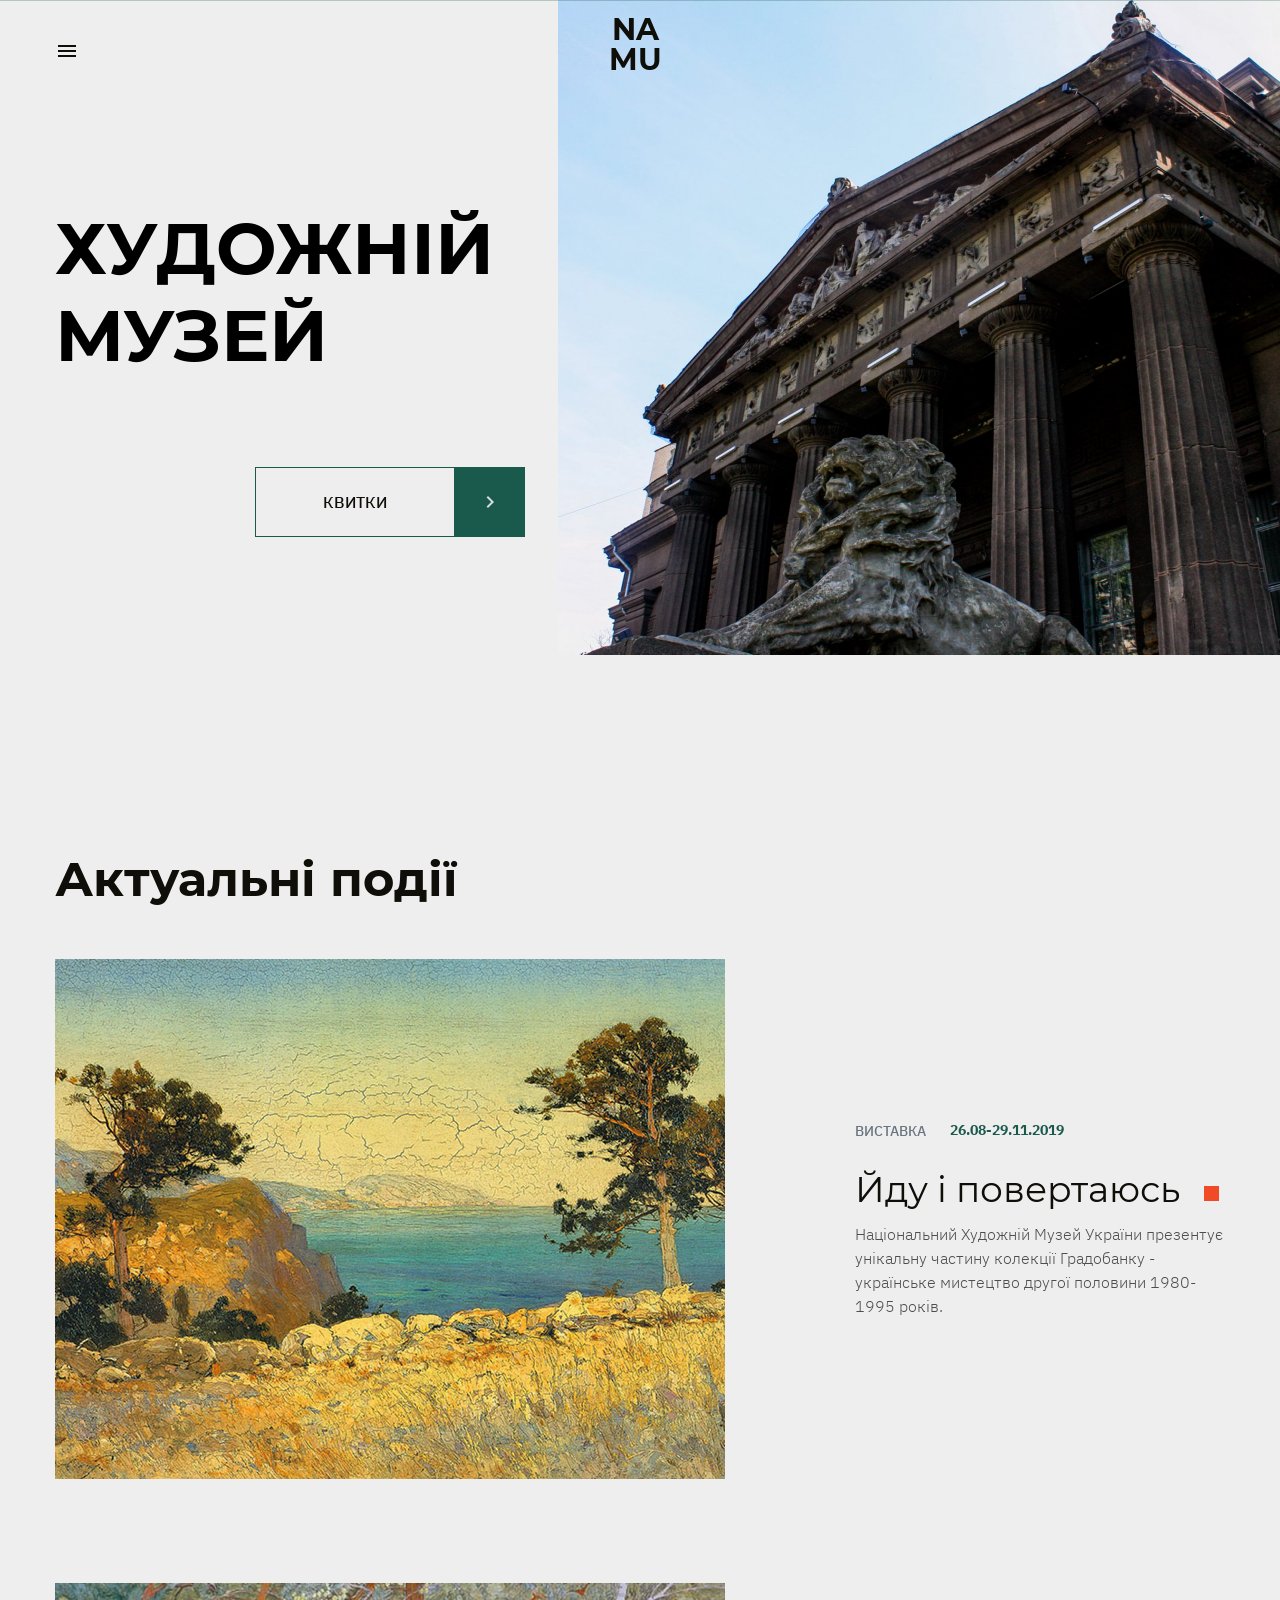
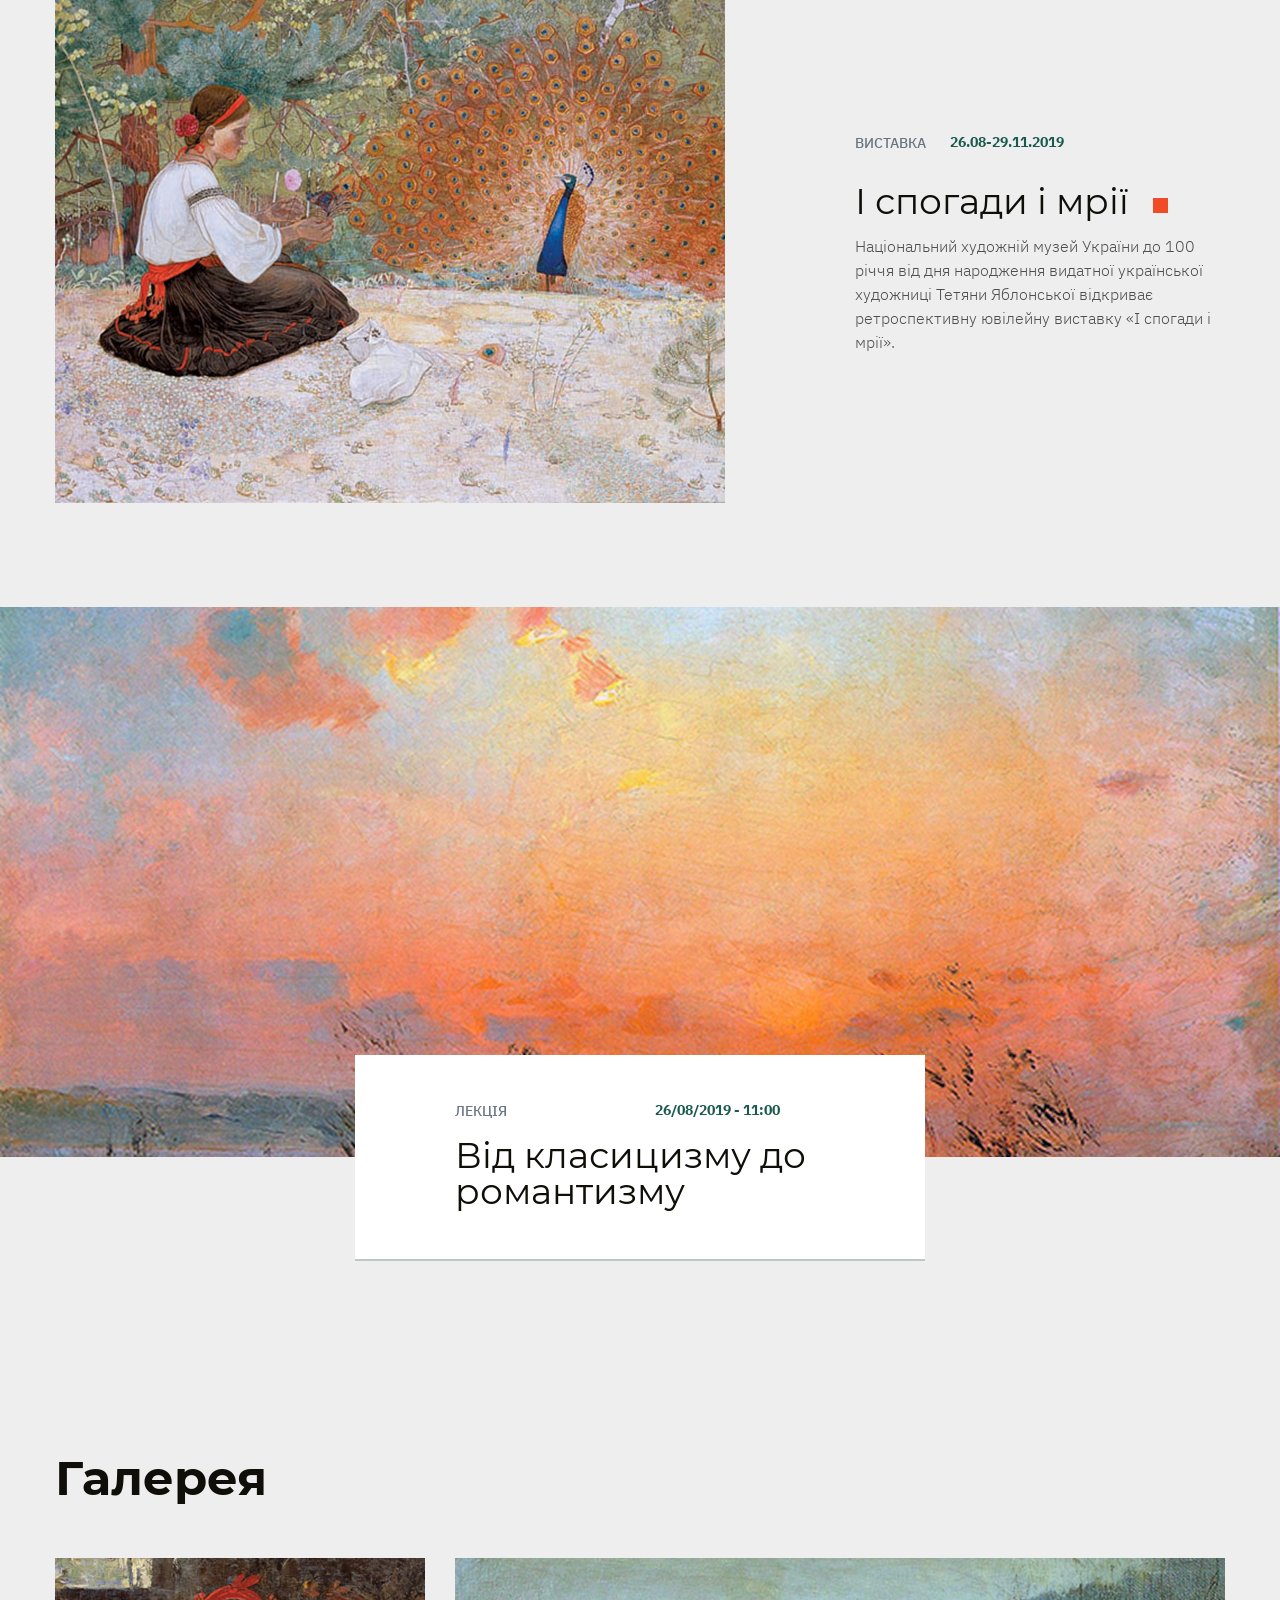
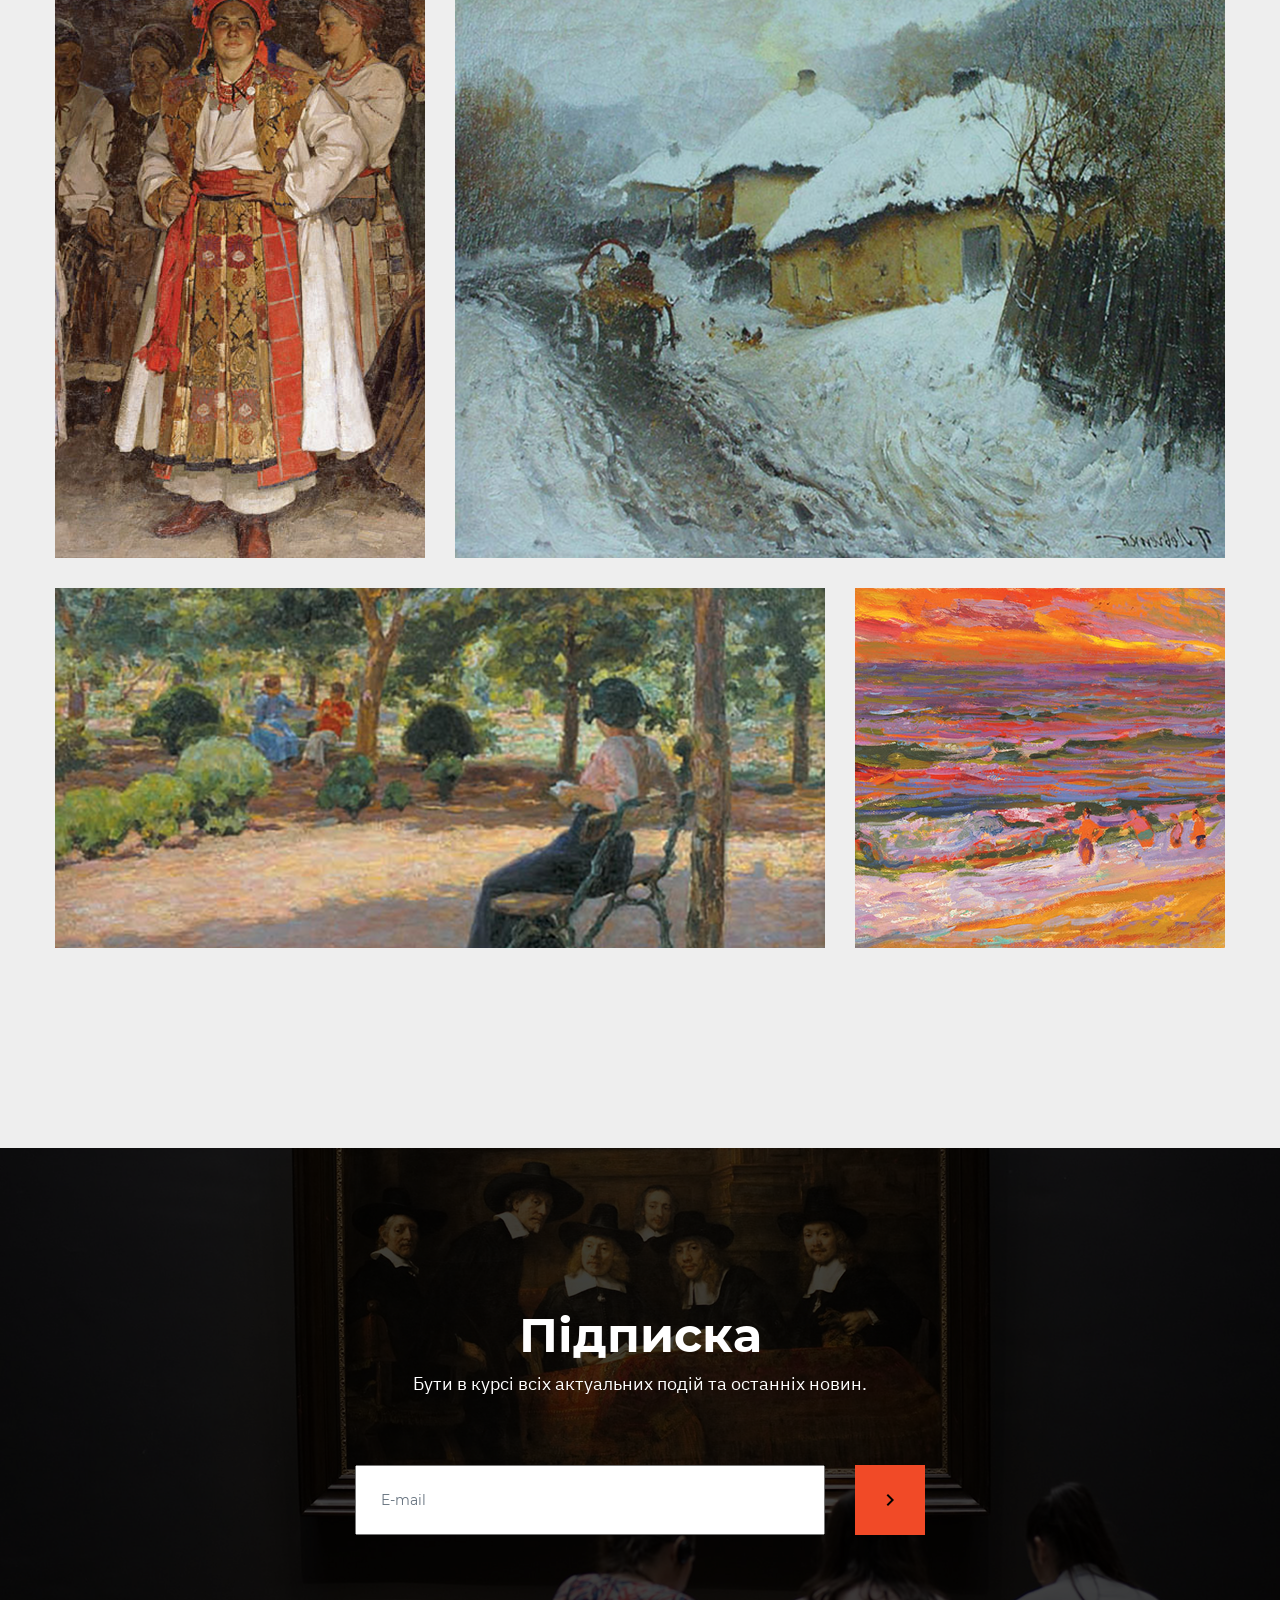
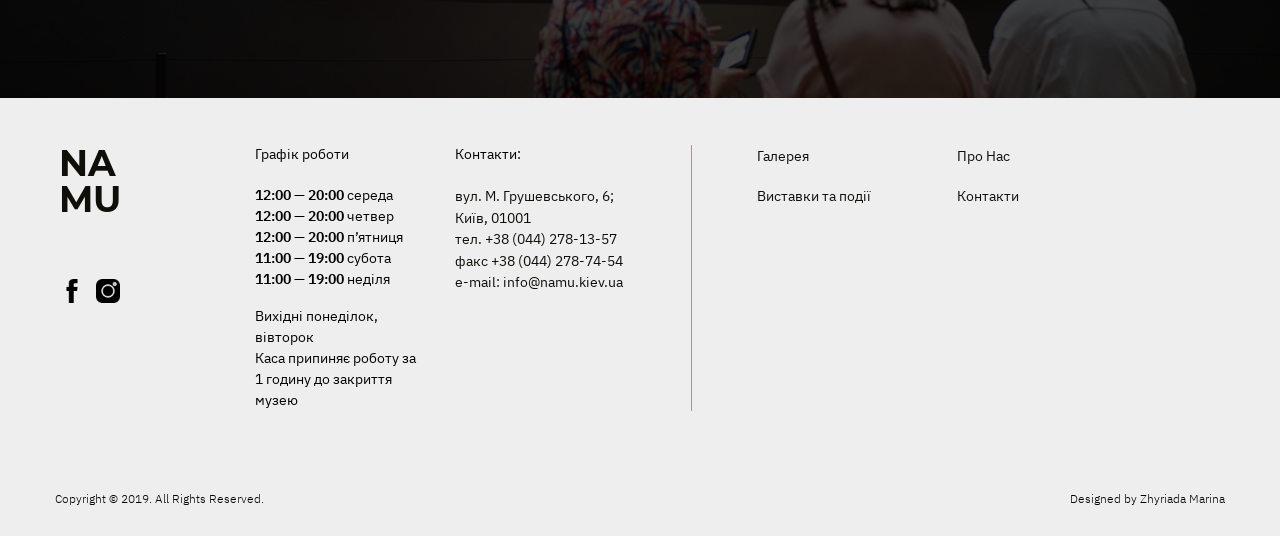
<file: index.html>
<!doctype html><html lang="en" class="page"><head><meta charset="utf-8"><meta name="viewport" content="width=device-width, initial-scale=1.0"><title>Museum</title><link rel="stylesheet" href="index.dd617fc0.css"><link rel="icon" href="fav-icon.91317ba4.png"></head><body class="page__body"> <div class="page__gradient"></div>  <header id="header" class="header"> <div class="container"> <div class="header__bg"> <a href="/" class="header__logo logo"> NA <br> MU </a> </div> <div class="header__content"> <div class="header__top"> <a href="#menu" class="icon icon--burger--menu"></a> </div> <div class="header__bottom"> <h1 class="header__title">ХУДОЖНІЙ МУЗЕЙ</h1> <div class="header__tickets"> <div class="header__tickets__button">КВИТКИ</div> <button class="button header__button__arrow"> <a href="#events" class="icon icon--arrow"></a> </button> </div> </div> </div> </div> </header>   <aside id="menu" class="menu page__menu"> <div class="container"> <div class="menu__content"> <div class="menu__root"> <a href="#" class="icon icon--close"></a> <nav class="menu__nav nav"> <ul class="menu__nav__list nav__list"> <li class="nav__item"> <a href="#gallery" class="menu__nav__link nav__link"> Галерея </a> </li> <li class="nav__item"> <a href="#events" class="menu__nav__link nav__link"> Виставки та <br> події </a> </li> </ul> <ul class="menu__nav__list nav__list"> <li class="nav__item"> <a href="#subscribtion" class="menu__nav__link nav__link"> Про Наc </a> </li> <li class="nav__item"> <a href="#footer" class="menu__nav__link nav__link"> Контакти </a> </li> </ul> </nav> </div> <div class="menu__schedule schedule"> <div class="menu__schedule__work__times schedule__work__times"> <h5 class="menu__schedule__title schedule__title"> Графік роботи </h5> <p class="menu__schedule__work__time schedule__work__time"> 12:00 — 20:00 <span class="schedule__work__time--day">середа</span> </p> <p class="menu__schedule__work__time schedule__work__time"> 12:00 — 20:00 <span class="schedule__work__time--day">четвер</span> </p> <p class="menu__schedule__work__time schedule__work__time"> 12:00 — 20:00 <span class="schedule__work__time--day">п’ятниця</span> </p> <p class="menu__schedule__work__time schedule__work__time"> 11:00 — 19:00 <span class="schedule__work__time--day">субота</span> </p> <p class="menu__schedule__work__time schedule__work__time"> 11:00 — 19:00 <span class="schedule__work__time--day">неділя</span> </p> </div> <p class="menu__schedule__free__days schedule__free__days"> <span class="schedule__free__days--title">Вихідні:</span> понеділок, вівторок <br> Каса припиняє роботу за 1 годину до закриття музею </p> </div> </div> </div> </aside>   <main class="main"> <div class="container"> <section id="events" class="actuall__events"> <h2 class="title">Актуальні події</h2> <div class="actuall__events__content"> <div class="actuall__events__event"> <img src="events-img_1.3e43bdfa.png" alt="Event Picture" class="actuall__events__picture"> <div class="actuall__events__info"> <div class="actuall__events__data"> <p>ВИСТАВКА</p> <p>26.08-29.11.2019</p> </div> <div class="actuall__events__name">Йду і повертаюсь</div> <div class="actuall__events__description"> Національний Художній Музей України презентує унікальну частину колекції Градобанку - українське мистецтво другої половини 1980-1995 років. </div> </div> </div> <div class="actuall__events__event"> <img src="events-img_2.8840fbfe.png" alt="Event Picture" class="actuall__events__picture"> <div class="actuall__events__info"> <div class="actuall__events__data"> <p>ВИСТАВКА</p> <p>26.08-29.11.2019</p> </div> <div class="actuall__events__name">І спогади і мрії</div> <p class="actuall__events__description"> Національний художній музей України до 100 річчя від дня народження видатної української художниці Тетяни Яблонської відкриває ретроспективну ювілейну виставку «І спогади і мрії». </p> </div> </div> </div> </section> </div> <section id="lecture" class="lecture"> <div class="lecture__info"> <div class="lecture__date"> <p>ЛЕКЦІЯ</p> <p>26/08/2019 - 11:00</p> </div> <h2 class="lecture__title title">Від класицизму до романтизму</h2> </div> </section> <section id="gallery" class="gallery"> <div class="gallery__content"> <h2 class="title">Галерея</h2> <div class="gallery__carousel"> <div class="gallery__pictures"> <img src="gallery-picture--1.488365f1.png" alt="Gallery Image" class="gallery__picture gallery__picture--1"> <img src="gallery-picture--2.80a1557d.png" alt="Gallery Image" class="gallery__picture gallery__picture--2"> <img src="gallery-picture--3.a58f43bb.png" alt="Gallery Image" class="gallery__picture gallery__picture--3"> <img src="gallery-picture--4.ebcb0a63.png" alt="Gallery Image" class="gallery__picture gallery__picture--4"> </div> <div class="gallery__navigations"> <div class="gallery__navigation gallery__navigation--1 gallery__navigation--active"></div> <div class="gallery__navigation gallery__navigation--2"></div> <div class="gallery__navigation gallery__navigation--3"></div> <div class="gallery__navigation gallery__navigation--4"></div> </div> </div> </div> </section> <section id="subscribtion" class="subscribtion"> <div class="subscribtion__content"> <div class="subscribtion__title title">Підписка</div> <p class="subscribtion__description"> Бути в курсі всіх актуальних подій та останніх новин. </p> <form action="#" class="subscribtion__email"> <input type="email" name="email" placeholder="E-mail" class="subscribtion__email__input" required> <button type="submit" class="button subscribtion__button__arrow"> <img src="arrow_icon-subscription.ad857825.png" alt="Email Arrow" class="subscribtion__arrow"> </button> </form> </div> </section> </main>   <footer id="footer" class="footer"> <div class="container"> <div class="footer__content"> <div class="footer__top"> <a href="/" class="footer__logo logo"> NA <br> MU </a> <div class="footer__socials"> <a href="https://www.facebook.com" class="icon icon--facebook"></a> <a href="https://www.instagram.com" class="icon icon--instagram"></a> </div> </div> <div class="footer__schedule schedule"> <div class="footer__schedule__work__times schedule__work__times"> <h5 class="footer__schedule__title schedule__title"> Графік роботи </h5> <p class="footer__schedule__work__time schedule__work__time"> 12:00 — 20:00 <span class="schedule__work__time--day">середа</span> </p> <p class="footer__schedule__work__time schedule__work__time"> 12:00 — 20:00 <span class="schedule__work__time--day">четвер</span> </p> <p class="footer__schedule__work__time schedule__work__time"> 12:00 — 20:00 <span class="schedule__work__time--day">п’ятниця</span> </p> <p class="footer__schedule__work__time schedule__work__time"> 11:00 — 19:00 <span class="schedule__work__time--day">субота</span> </p> <p class="footer__schedule__work__time schedule__work__time"> 11:00 — 19:00 <span class="schedule__work__time--day">неділя</span> </p> </div> <p class="footer__schedule__free__days schedule__free__days"> Вихідні понеділок, вівторок <br> Каса припиняє роботу за 1 годину до закриття музею </p> </div> <div class="footer__contacts"> <p class="footer__contacts__title">Контакти:</p> <p class="footer__contacts__description"> <a href="https://www.google.com/maps/search/?api=1&query=вул.+М.+Грушевського,+6,+Київ,+01001" class="footer__contacts__link"> вул. М. Грушевського, 6; Київ, 01001 </a> <a href="tel:+380442781357" class="footer__contacts__link"> тел. +38 (044) 278-13-57 </a> <a href="tel:+380442787454" class="footer__contacts__link"> факс +38 (044) 278-74-54 </a> <a href="mailto:info@namu.kiev.ua" class="footer__contacts__link"> e-mail: info@namu.kiev.ua </a> </p> </div> <nav class="footer__nav nav"> <div class="go-top"> <a href="#header" class="icon icon--arrow-up"></a> </div> <ul class="footer__nav__list nav__list"> <li class="nav__item"> <a href="#gallery" class="footer__nav__link nav__link"> Галерея </a> </li> <li class="nav__item"> <a href="#events" class="footer__nav__link nav__link"> Виставки та події </a> </li> </ul> <ul class="footer__nav__list nav__list"> <li class="nav__item"> <a href="#subscribtion" class="footer__nav__link nav__link"> Про Наc </a> </li> <li class="nav__item"> <a href="#footer" class="footer__nav__link nav__link"> Контакти </a> </li> </ul> </nav> <div class="footer__author"> <p class="footer__design__by">Designed by Zhyriada Marina</p> <p class="footer__copyrights"> Copyright © 2019. All Rights Reserved. </p> </div> </div> </div> </footer>  <script src="index.0d58a86d.js"></script> </body></html>
</file>
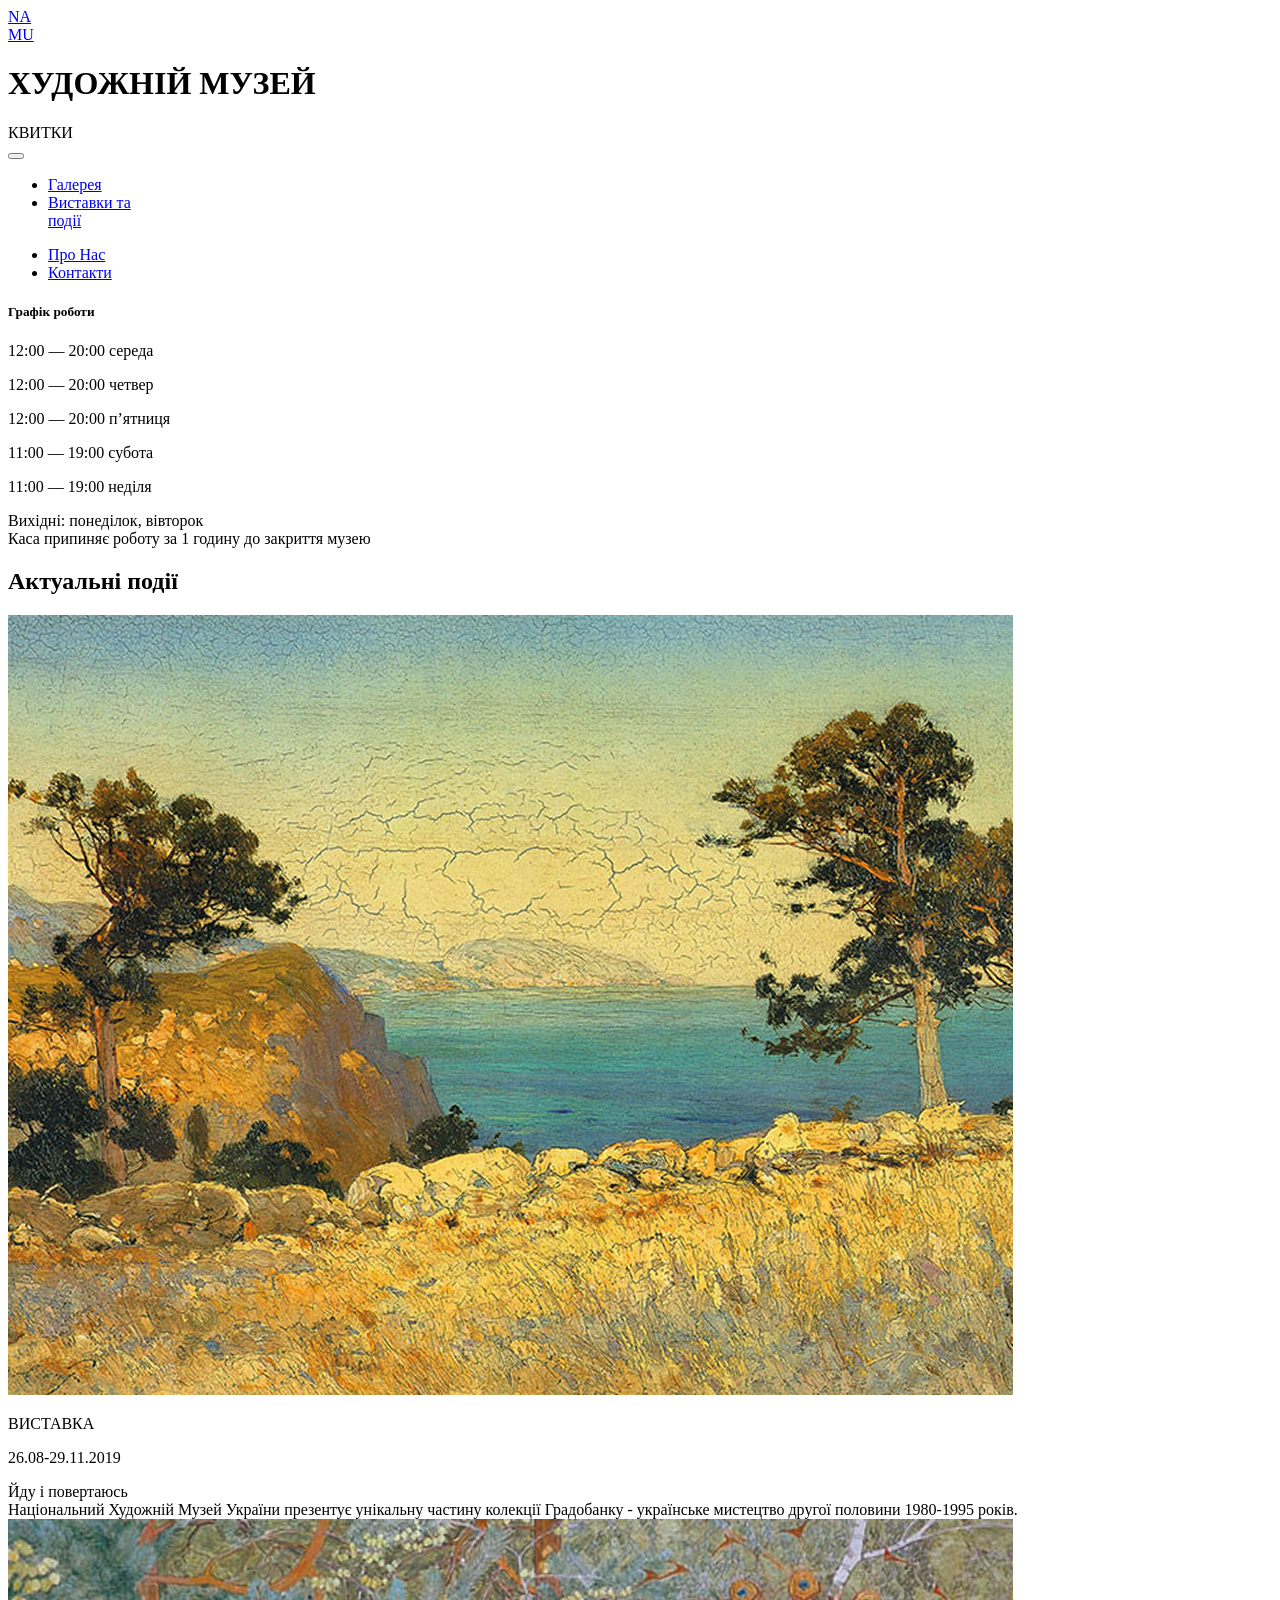
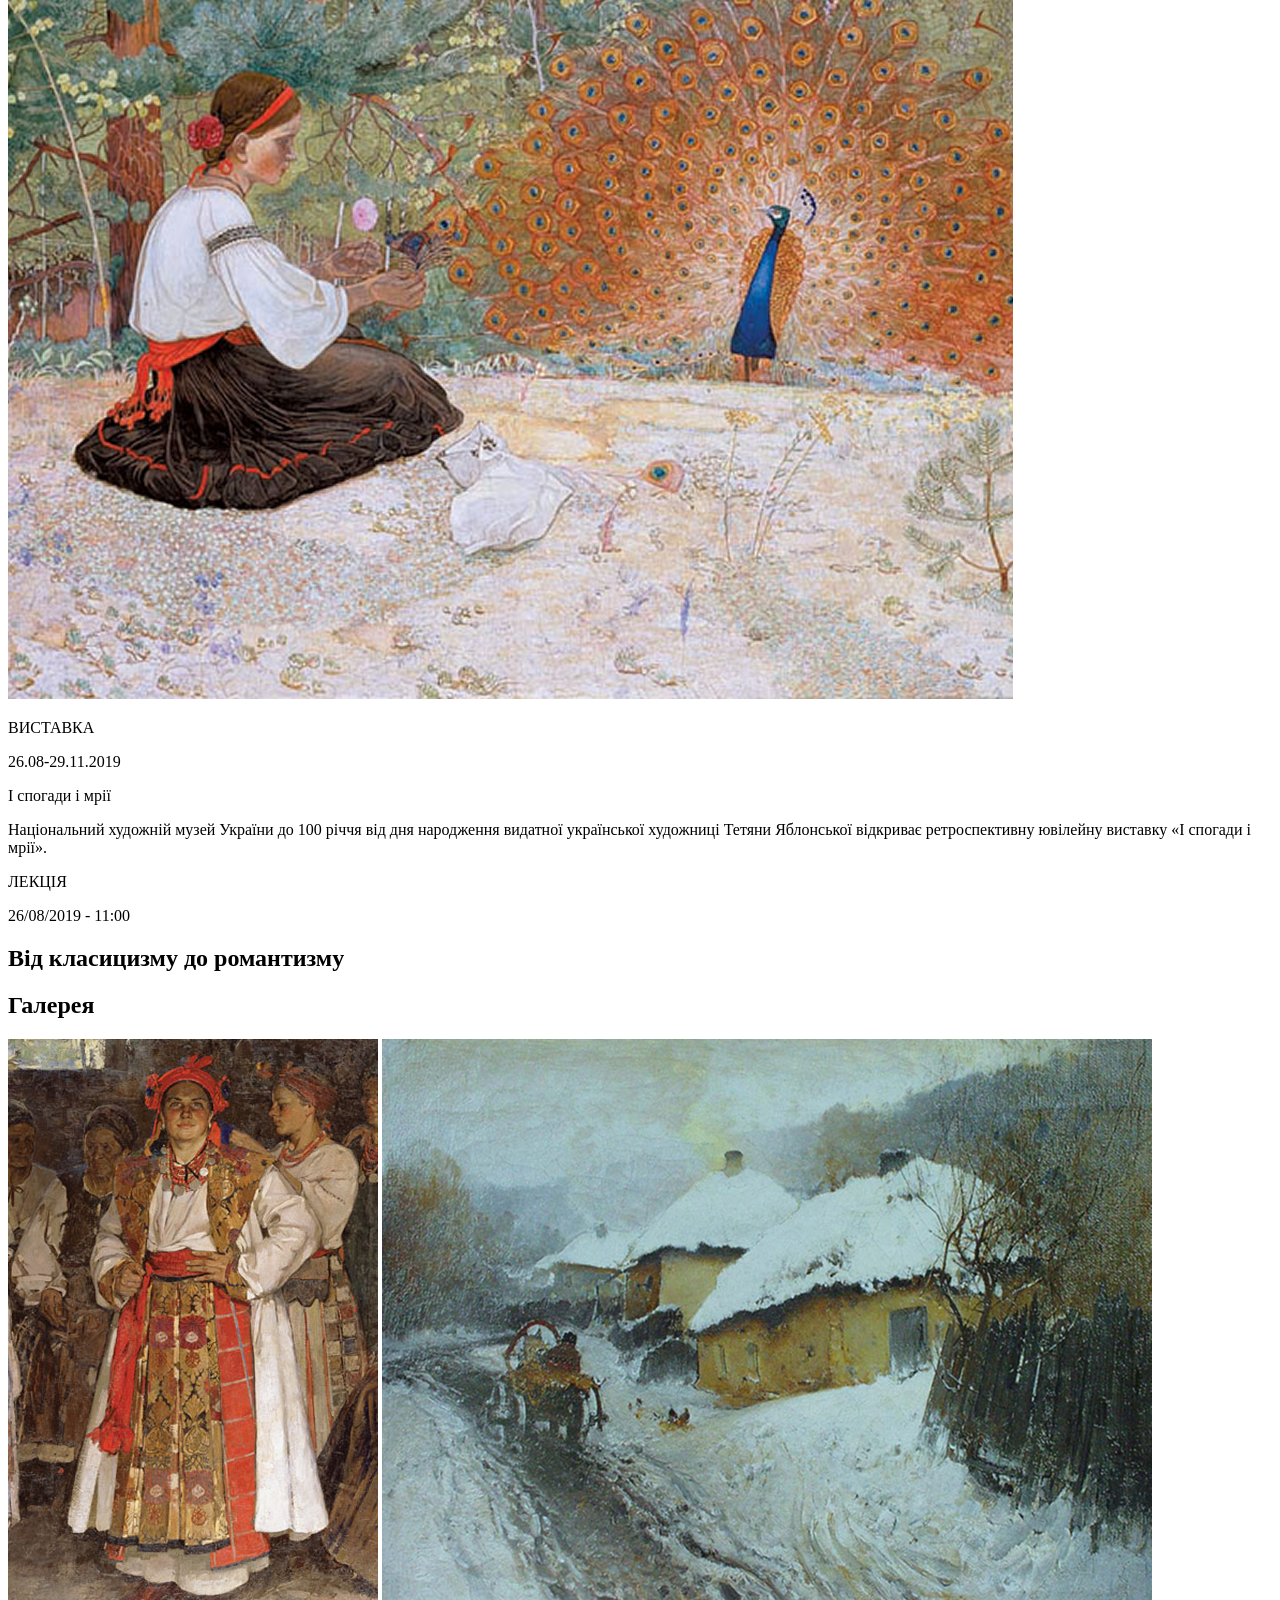
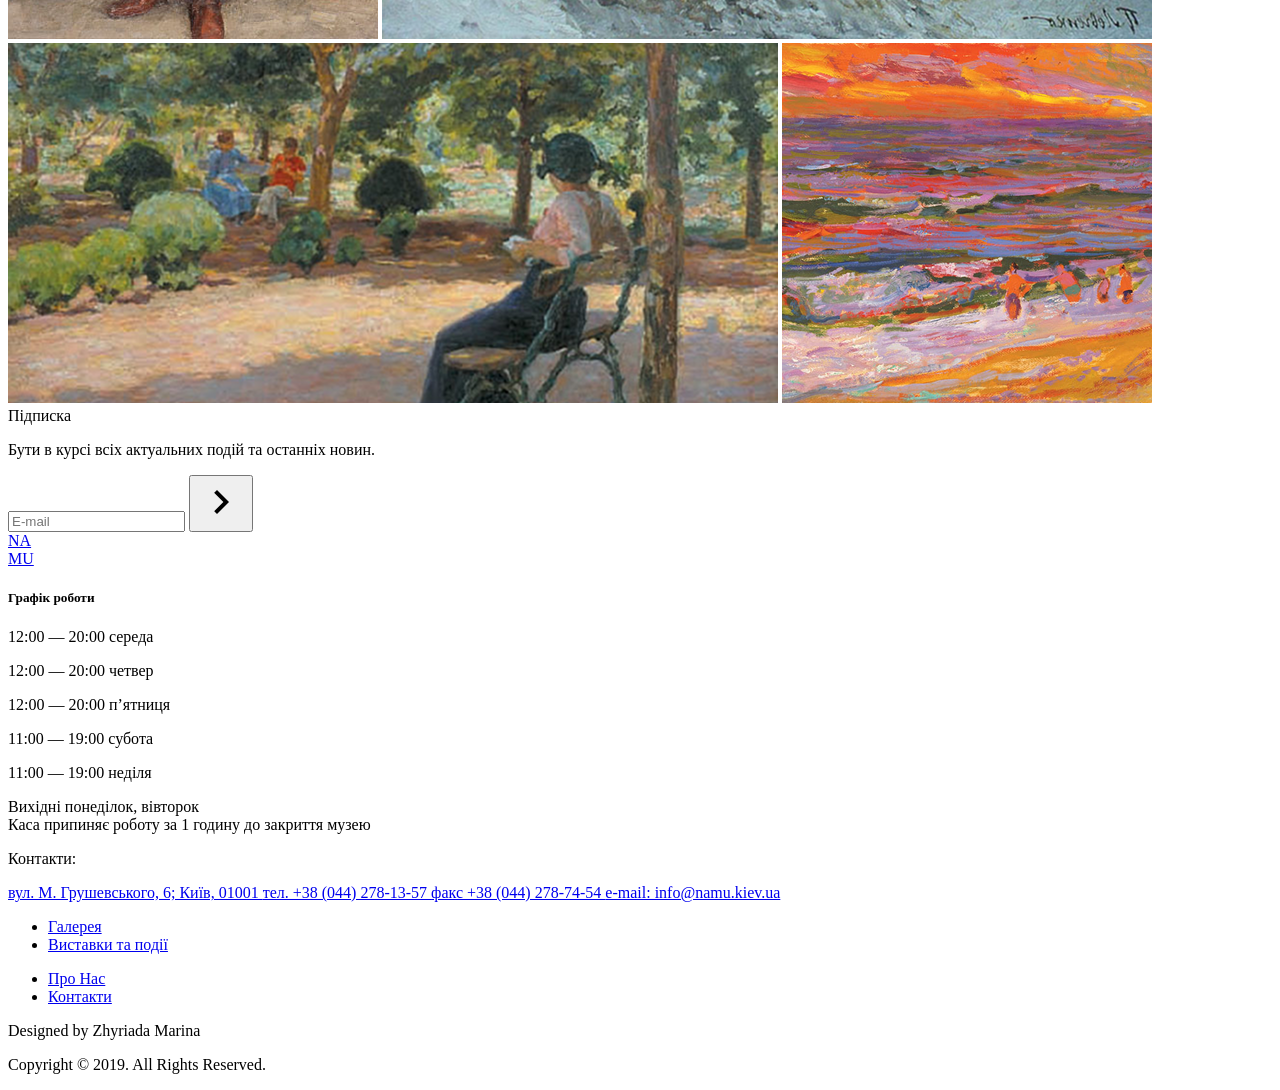
<file: src/index.html>
<!doctype html>
<html
  lang="en"
  class="page"
>
  <head>
    <meta charset="UTF-8" />
    <meta
      name="viewport"
      content="width=device-width, initial-scale=1.0"
    />
    <title>Museum</title>
    <link
      rel="stylesheet"
      href="./styles/main.scss"
    />
    <link
      rel="icon"
      href="./images/fav-icon.png"
    />
  </head>
  <body class="page__body">
    <div class="page__gradient"></div>
    <!-- #region Header -->
    <header
      id="header"
      class="header"
    >
      <div class="container">
        <div class="header__bg">
          <a
            href="/"
            class="logo header__logo"
          >
            NA
            <br />
            MU
          </a>
        </div>
        <div class="header__content">
          <div class="header__top">
            <a
              href="#menu"
              class="icon icon--burger--menu"
            ></a>
          </div>
          <div class="header__bottom">
            <h1 class="header__title">ХУДОЖНІЙ МУЗЕЙ</h1>
            <div class="header__tickets">
              <div class="header__tickets__button">КВИТКИ</div>
              <button class="button header__button__arrow">
                <a
                  href="#events"
                  class="icon icon--arrow"
                ></a>
              </button>
            </div>
          </div>
        </div>
      </div>
    </header>
    <!-- #endregion -->

    <!-- #region Menu -->
    <aside
      id="menu"
      class="menu page__menu"
    >
      <div class="container">
        <div class="menu__content">
          <div class="menu__root">
            <a
              href="#"
              class="icon icon--close"
            ></a>
            <nav class="nav menu__nav">
              <ul class="nav__list menu__nav__list">
                <li class="nav__item">
                  <a
                    href="#gallery"
                    class="nav__link menu__nav__link"
                  >
                    Галерея
                  </a>
                </li>
                <li class="nav__item">
                  <a
                    href="#events"
                    class="nav__link menu__nav__link"
                  >
                    Виставки та
                    <br />
                    події
                  </a>
                </li>
              </ul>
              <ul class="nav__list menu__nav__list">
                <li class="nav__item">
                  <a
                    href="#subscribtion"
                    class="nav__link menu__nav__link"
                  >
                    Про Наc
                  </a>
                </li>
                <li class="nav__item">
                  <a
                    href="#footer"
                    class="nav__link menu__nav__link"
                  >
                    Контакти
                  </a>
                </li>
              </ul>
            </nav>
          </div>
          <div class="schedule menu__schedule">
            <div class="schedule__work__times menu__schedule__work__times">
              <h5 class="schedule__title menu__schedule__title">
                Графік роботи
              </h5>
              <p class="schedule__work__time menu__schedule__work__time">
                12:00 — 20:00
                <span class="schedule__work__time--day">середа</span>
              </p>
              <p class="schedule__work__time menu__schedule__work__time">
                12:00 — 20:00
                <span class="schedule__work__time--day">четвер</span>
              </p>
              <p class="schedule__work__time menu__schedule__work__time">
                12:00 — 20:00
                <span class="schedule__work__time--day">п’ятниця</span>
              </p>
              <p class="schedule__work__time menu__schedule__work__time">
                11:00 — 19:00
                <span class="schedule__work__time--day">субота</span>
              </p>
              <p class="schedule__work__time menu__schedule__work__time">
                11:00 — 19:00
                <span class="schedule__work__time--day">неділя</span>
              </p>
            </div>
            <p class="schedule__free__days menu__schedule__free__days">
              <span class="schedule__free__days--title">Вихідні:</span>
              понеділок, вівторок
              <br />
              Каса припиняє роботу за 1 годину до закриття музею
            </p>
          </div>
        </div>
      </div>
    </aside>
    <!-- #endregion -->

    <!-- #region Main -->

    <main class="main">
      <div class="container">
        <section
          id="events"
          class="actuall__events"
        >
          <h2 class="title">Актуальні події</h2>
          <div class="actuall__events__content">
            <div class="actuall__events__event">
              <img
                src="./images/events/events-img_1.png"
                alt="Event Picture"
                class="actuall__events__picture"
              />
              <div class="actuall__events__info">
                <div class="actuall__events__data">
                  <p>ВИСТАВКА</p>
                  <p>26.08-29.11.2019</p>
                </div>
                <div class="actuall__events__name">Йду і повертаюсь</div>
                <div class="actuall__events__description">
                  Національний Художній Музей України презентує унікальну
                  частину колекції Градобанку - українське мистецтво другої
                  половини 1980-1995 років.
                </div>
              </div>
            </div>
            <div class="actuall__events__event">
              <img
                src="./images/events/events-img_2.png"
                alt="Event Picture"
                class="actuall__events__picture"
              />
              <div class="actuall__events__info">
                <div class="actuall__events__data">
                  <p>ВИСТАВКА</p>
                  <p>26.08-29.11.2019</p>
                </div>
                <div class="actuall__events__name">І спогади і мрії</div>
                <p class="actuall__events__description">
                  Національний художній музей України до 100 річчя від дня
                  народження видатної української художниці Тетяни Яблонської
                  відкриває ретроспективну ювілейну виставку «І спогади і мрії».
                </p>
              </div>
            </div>
          </div>
        </section>
      </div>

      <section
        id="lecture"
        class="lecture"
      >
        <div class="lecture__info">
          <div class="lecture__date">
            <p>ЛЕКЦІЯ</p>
            <p>26/08/2019 - 11:00</p>
          </div>
          <h2 class="title lecture__title">Від класицизму до романтизму</h2>
        </div>
      </section>

      <section
        id="gallery"
        class="gallery"
      >
        <div class="gallery__content">
          <h2 class="title">Галерея</h2>
          <div class="gallery__carousel">
            <div class="gallery__pictures">
              <img
                src="./images/gallery/gallery-picture--1.png"
                alt="Gallery Image"
                class="gallery__picture gallery__picture--1"
              />
              <img
                src="./images/gallery/gallery-picture--2.png"
                alt="Gallery Image"
                class="gallery__picture gallery__picture--2"
              />
              <img
                src="./images/gallery/gallery-picture--3.png"
                alt="Gallery Image"
                class="gallery__picture gallery__picture--3"
              />
              <img
                src="./images/gallery/gallery-picture--4.png"
                alt="Gallery Image"
                class="gallery__picture gallery__picture--4"
              />
            </div>
            <div class="gallery__navigations">
              <div
                class="gallery__navigation gallery__navigation--1 gallery__navigation--active"
              ></div>
              <div class="gallery__navigation gallery__navigation--2"></div>
              <div class="gallery__navigation gallery__navigation--3"></div>
              <div class="gallery__navigation gallery__navigation--4"></div>
            </div>
          </div>
        </div>
      </section>
      <section
        id="subscribtion"
        class="subscribtion"
      >
        <div class="subscribtion__content">
          <div class="title subscribtion__title">Підписка</div>
          <p class="subscribtion__description">
            Бути в курсі всіх актуальних подій та останніх новин.
          </p>
          <form
            action="#"
            class="subscribtion__email"
          >
            <input
              type="email"
              name="email"
              placeholder="E-mail"
              class="subscribtion__email__input"
              required
            />
            <button
              type="submit"
              class="button subscribtion__button__arrow"
            >
              <img
                src="./images/icons/arrow_icon-subscription.png"
                alt="Email Arrow"
                class="subscribtion__arrow"
              />
            </button>
          </form>
        </div>
      </section>
    </main>

    <!-- #endregion -->

    <!-- #region Footer -->

    <footer
      id="footer"
      class="footer"
    >
      <div class="container">
        <div class="footer__content">
          <div class="footer__top">
            <a
              href="/"
              class="logo footer__logo"
            >
              NA
              <br />
              MU
            </a>
            <div class="footer__socials">
              <a
                href="https://www.facebook.com"
                class="icon icon--facebook"
              ></a>
              <a
                href="https://www.instagram.com"
                class="icon icon--instagram"
              ></a>
            </div>
          </div>
          <div class="schedule footer__schedule">
            <div class="schedule__work__times footer__schedule__work__times">
              <h5 class="schedule__title footer__schedule__title">
                Графік роботи
              </h5>
              <p class="schedule__work__time footer__schedule__work__time">
                12:00 — 20:00
                <span class="schedule__work__time--day">середа</span>
              </p>
              <p class="schedule__work__time footer__schedule__work__time">
                12:00 — 20:00
                <span class="schedule__work__time--day">четвер</span>
              </p>
              <p class="schedule__work__time footer__schedule__work__time">
                12:00 — 20:00
                <span class="schedule__work__time--day">п’ятниця</span>
              </p>
              <p class="schedule__work__time footer__schedule__work__time">
                11:00 — 19:00
                <span class="schedule__work__time--day">субота</span>
              </p>
              <p class="schedule__work__time footer__schedule__work__time">
                11:00 — 19:00
                <span class="schedule__work__time--day">неділя</span>
              </p>
            </div>
            <p class="schedule__free__days footer__schedule__free__days">
              Вихідні понеділок, вівторок
              <br />
              Каса припиняє роботу за 1 годину до закриття музею
            </p>
          </div>
          <div class="footer__contacts">
            <p class="footer__contacts__title">Контакти:</p>
            <p class="footer__contacts__description">
              <a
                href="https://www.google.com/maps/search/?api=1&query=вул.+М.+Грушевського,+6,+Київ,+01001"
                class="footer__contacts__link"
              >
                вул. М. Грушевського, 6; Київ, 01001
              </a>
              <a
                href="tel:+380442781357"
                class="footer__contacts__link"
              >
                тел. +38 (044) 278-13-57
              </a>
              <a
                href="tel:+380442787454"
                class="footer__contacts__link"
              >
                факс +38 (044) 278-74-54
              </a>
              <a
                href="mailto:info@namu.kiev.ua"
                class="footer__contacts__link"
              >
                e-mail: info@namu.kiev.ua
              </a>
            </p>
          </div>
          <nav class="nav footer__nav">
            <div class="go-top">
              <a
                href="#header"
                class="icon icon--arrow-up"
              ></a>
            </div>
            <ul class="nav__list footer__nav__list">
              <li class="nav__item">
                <a
                  href="#gallery"
                  class="nav__link footer__nav__link"
                >
                  Галерея
                </a>
              </li>
              <li class="nav__item">
                <a
                  href="#events"
                  class="nav__link footer__nav__link"
                >
                  Виставки та події
                </a>
              </li>
            </ul>
            <ul class="nav__list footer__nav__list">
              <li class="nav__item">
                <a
                  href="#subscribtion"
                  class="nav__link footer__nav__link"
                >
                  Про Наc
                </a>
              </li>
              <li class="nav__item">
                <a
                  href="#footer"
                  class="nav__link footer__nav__link"
                >
                  Контакти
                </a>
              </li>
            </ul>
          </nav>
          <div class="footer__author">
            <p class="footer__design__by">Designed by Zhyriada Marina</p>
            <p class="footer__copyrights">
              Copyright © 2019. All Rights Reserved.
            </p>
          </div>
        </div>
      </div>
    </footer>

    <!-- #endregion -->
    <script src="scripts/main.js"></script>
  </body>
</html>
</file>
<file: index.dd617fc0.css>
@font-face{font-family:Montserrat;src:url(Montserrat-Regular.343430fd.ttf);font-weight:400}@font-face{font-family:Montserrat;src:url(Montserrat-Bold.e4d27fb2.ttf);font-weight:700}@font-face{font-family:IBM Plex Sans;src:url(IBMPlexSans-Light.7f36789a.ttf);font-weight:300}@font-face{font-family:IBM Plex Sans;src:url(IBMPlexSans-Regular.58586ab7.ttf);font-weight:400}@font-face{font-family:IBM Plex Sans;src:url(IBMPlexSans-Medium.1cd3b22e.ttf);font-weight:500}@font-face{font-family:IBM Plex Sans;src:url(IBMPlexSans-SemiBold.cf878ab8.ttf);font-weight:600}@font-face{font-family:IBM Plex Sans;src:url(IBMPlexSans-Bold.81412ecf.ttf);font-weight:700}*{box-sizing:border-box;margin:0;padding:0}li{list-style:none}a{text-decoration:none}p{margin:0;padding:0}.page{scroll-behavior:smooth;font-family:IBM Plex Sans,sans-serif}.page__body{background:#eee}.page__menu{z-index:200;background-color:#1a5a4c;padding:24px 0 27px;transition:all .5s;position:fixed;top:0;left:0;right:0;transform:translateY(-100%)}.page__menu:target{transform:translateY(0)}@media screen and (width>=640px){.page__menu{padding-block:40px}}@media screen and (width>=1280px){.page__menu{padding:40px 0 48px}}.page__gradient{z-index:100;background-color:#0006;display:none;position:absolute;inset:0}.page__disabled{overflow:hidden}.container{padding-inline:20px}@media screen and (width>=640px){.container{padding-inline:34px}}@media screen and (width>=1280px){.container{padding-inline:55px}}.header__content{grid-template-columns:repeat(2,1fr);column-gap:20px;display:grid;position:relative}@media screen and (width>=640px){.header__content{grid-template-columns:repeat(6,1fr);column-gap:30px}}@media screen and (width>=1280px){.header__content{grid-template-columns:repeat(12,1fr)}}.header__bg{background-image:url(header-bg-mobile.dbdf271d.png);background-position:50%;background-size:cover;height:300px;position:absolute;left:0;right:0}@media screen and (width>=640px){.header__bg{background-image:url(header-bg.4856a410.png);height:384px;left:52%}}@media screen and (width>=1280px){.header__bg{height:655px;left:43.6%}}.header__logo{z-index:1;position:absolute;top:9px;left:50%;transform:translate(-50%)}@media screen and (width>=640px){.header__logo{font-size:36px;top:15px;left:19%;transform:translate(0)}}@media screen and (width>=1280px){.header__logo{left:7%}}.header__top{z-index:0;grid-column:1/-1;width:100%;height:300px;display:flex;position:relative}@media screen and (width>=640px){.header__top{grid-row:1;height:384px}}@media screen and (width>=1280px){.header__top{grid-row:1;height:655px}}.header__bottom{z-index:1;grid-column:1/-1;align-self:end;position:relative}@media screen and (width>=640px){.header__bottom{grid-area:1/1/auto/4}}@media screen and (width>=1280px){.header__bottom{grid-column:1/6}}.header__title{text-align:center;margin-block:20px;font-family:Montserrat,sans-serif;font-size:45px;font-weight:700;line-height:100%}@media screen and (width>=640px){.header__title{text-align:left;margin-block:0;font-size:54px;line-height:120%}}@media screen and (width>=1280px){.header__title{font-size:72px}}.header__tickets{width:100%;display:flex}@media screen and (width>=640px){.header__tickets{margin:38px 0 20px}}@media screen and (width>=1280px){.header__tickets{justify-content:end;margin:89px 0 118px}}.header__tickets__button{color:#0f0e08;border:1px solid #1a5a4c;justify-content:center;align-items:center;width:100%;height:50px;font-size:16px;font-weight:500;line-height:100%;display:flex}@media screen and (width>=640px){.header__tickets__button{max-width:200px;height:70px}}.header__button__arrow{background-color:#1a5a4c}.logo{text-align:center;color:#0f0e08;font-family:Montserrat,sans-serif;font-size:30px;font-weight:700;line-height:100%;text-decoration:none;transition:all .5s}.logo:hover{transform:scale(1.1)}.icon{background-position:50%;background-size:cover;width:24px;height:24px;display:block}.icon--burger--menu{background-image:url(burger-menu-icon.89cbb85a.png);margin-top:27px;transition:all .5s}@media screen and (width>=640px){.icon--burger--menu{margin-top:39px}}.icon--burger--menu:hover{transform:scale(1.1)}.icon--arrow{background-image:url(arrow_icon.fe2013b6.png)}.icon--close{background-image:url(close-icon.a74f581f.png);transition:all .5s}.icon--close:hover{transform:scale(1.1)}.icon--instagram{background-image:url(instagram_icon.b232c133.png);transition:all .5s}.icon--instagram:hover{transform:scale(1.1)}.icon--facebook{background-image:url(facebook_icon.1109483b.png);transition:all .5s}.icon--facebook:hover{transform:scale(1.1)}.icon--arrow-up{background-image:url(arrow_up_icon.f01e5c0f.png);width:16px;height:16px}.button{cursor:pointer;border:none;flex-shrink:0;justify-content:center;align-items:center;width:50px;height:50px;display:flex}@media screen and (width>=640px){.button{width:70px;height:70px}}.menu__content{grid-template-columns:repeat(2,1fr);column-gap:20px;display:grid}@media screen and (width>=640px){.menu__content{grid-template-columns:repeat(6,1fr);column-gap:30px}}@media screen and (width>=1280px){.menu__content{grid-template-columns:repeat(12,1fr)}}.menu__root{border-bottom:1px solid #fff;grid-column:1/-1;gap:28px;padding-bottom:24px;display:flex}@media screen and (width>=640px){.menu__root{border-bottom:none;border-right:1px solid #fff;grid-column:1/4;gap:38px;max-width:320px;padding-bottom:0}}@media screen and (width>=1280px){.menu__root{grid-column:1/8;gap:102px;max-width:600px}}.menu__nav{grid-column:1/-1;gap:28px}@media screen and (width>=640px){.menu__nav{grid-column:1/4;gap:32px}}@media screen and (width>=1280px){.menu__nav{grid-column:1/6;gap:72px}}.menu__nav__list{flex-direction:column;row-gap:24px;display:flex}@media screen and (width>=1280px){.menu__nav__list{row-gap:30px}}.menu__nav__link{color:#fff;font-size:16px;font-weight:500}@media screen and (width>=1280px){.menu__nav__link{font-size:22px}}.menu__schedule{color:#fff;grid-column:1/-1;margin-top:24px}@media screen and (width>=640px){.menu__schedule{grid-column:4/-1;gap:35px;margin-top:0;display:flex}}@media screen and (width>=1280px){.menu__schedule{grid-column:8/12;gap:46px;margin-top:0;display:flex}}.menu__schedule__title{margin-bottom:20px}.menu__schedule__work__time{white-space:nowrap}.menu__schedule__free__days{margin-top:16px}@media screen and (width>=640px){.menu__schedule__free__days{align-self:end}}.nav{display:flex}.nav__item{transition:all .5s}.nav__item:hover{transform:scale(1.1)}.nav__link{line-height:100%}.schedule__title{font-size:14px;font-weight:400;line-height:141%}.schedule__work__time{color:inherit;font-size:14px;font-weight:600;line-height:150%}.schedule__work__time--day{font-weight:400}.schedule__free__days{font-size:14px;font-weight:400;line-height:150%}.schedule__free__days--title{font-weight:600}.title{text-align:center;color:#0f0e08;font-family:Montserrat,sans-serif;font-size:36px;font-weight:700;line-height:100%}@media screen and (width>=640px){.title{text-align:left;font-size:48px}}.actuall__events{margin-top:70px}@media screen and (width>=640px){.actuall__events{margin-top:88px}}@media screen and (width>=1280px){.actuall__events{margin-top:200px}}.actuall__events__content{flex-direction:column;gap:60px;margin-top:40px;display:flex}@media screen and (width>=640px){.actuall__events__content{gap:64px;margin-top:48px}}@media screen and (width>=1280px){.actuall__events__content{gap:104px;margin-top:56px}}.actuall__events__event{grid-template-columns:repeat(2,1fr);column-gap:20px;display:grid}@media screen and (width>=640px){.actuall__events__event{grid-template-columns:repeat(6,1fr);column-gap:30px}}@media screen and (width>=1280px){.actuall__events__event{grid-template-columns:repeat(12,1fr)}}.actuall__events__picture{grid-column:1/-1;width:100%;max-height:210px;transition:all .5s}@media screen and (width>=640px){.actuall__events__picture{max-height:520px}}@media screen and (width>=1280px){.actuall__events__picture{grid-column:1/8}}.actuall__events__picture:hover{transform:scale(1.1)}.actuall__events__info{flex-direction:column;grid-column:1/-1;gap:10px;margin-top:20px;display:flex}@media screen and (width>=640px){.actuall__events__info{grid-column:1/5;gap:0;margin-top:44px}}@media screen and (width>=1280px){.actuall__events__info{grid-column:9/-1;align-self:center;margin-top:0}}.actuall__events__data{justify-content:space-between;align-items:center;display:flex}.actuall__events__data p{font-size:16px}@media screen and (width>=640px){.actuall__events__data p{font-size:14px}}.actuall__events__data p:first-child{color:#687480;font-weight:500;line-height:100%}.actuall__events__data p:last-child{color:#1a5a4c;font-weight:700;line-height:150%}@media screen and (width>=640px){.actuall__events__data{justify-content:left;gap:20px}}@media screen and (width>=1280px){.actuall__events__data{gap:24px}}.actuall__events__name{color:#0f0e08;width:-moz-fit-content;width:fit-content;font-family:Montserrat,sans-serif;font-size:28px;font-weight:400;line-height:100%;position:relative}.actuall__events__name:after{content:"";background-color:#f14a27;width:10px;height:10px;position:absolute;top:42%;left:calc(100% + 10px)}@media screen and (width>=640px){.actuall__events__name:after{width:15px;height:15px;left:calc(100% + 24px)}.actuall__events__name{margin:30px 0 15px;font-size:36px}}.actuall__events__description{color:#4e4e4e;font-size:16px;font-weight:300;line-height:150%}.lecture{background-image:url(lecture-bg.0c81018d.png);background-position:50%;background-size:cover;grid-template-columns:repeat(2,1fr);column-gap:20px;min-height:210px;margin-top:60px;padding-inline:20px;display:grid;position:relative}@media screen and (width>=640px){.lecture{padding-inline:34px}}@media screen and (width>=1280px){.lecture{padding-inline:55px}}@media screen and (width>=640px){.lecture{grid-template-columns:repeat(6,1fr);column-gap:30px}}@media screen and (width>=1280px){.lecture{grid-template-columns:repeat(12,1fr)}}@media screen and (width>=640px){.lecture{margin-top:112px;min-height:390px;margin-inline:34px;padding-inline:0}}@media screen and (width>=1280px){.lecture{margin-top:104px;min-height:550px;margin-inline:0;padding-inline:20px}}@media screen and (width>=1280px) and (width>=640px){.lecture{padding-inline:34px}}@media screen and (width>=1280px) and (width>=1280px){.lecture{padding-inline:55px}}.lecture__info{background-color:#fff;flex-direction:column;grid-column:1/-1;gap:20px;width:100%;height:-moz-fit-content;height:fit-content;padding-block:20px;display:flex;position:relative;top:153px;box-shadow:0 2px #1a5a4c40}@media screen and (width>=640px){.lecture__info{justify-self:center;gap:16px;width:570px;height:204px;padding:45px 55px 50px;top:306px}}@media screen and (width>=1280px){.lecture__info{grid-column:4/10;justify-self:end;width:100%;height:-moz-fit-content;height:fit-content;padding-inline:100px;top:448px}}.lecture__date{justify-content:center;align-items:center;gap:18px;display:flex}.lecture__date p{font-size:16px}@media screen and (width>=640px){.lecture__date p{font-size:14px}}.lecture__date p:first-child{color:#687480;font-weight:500;line-height:100%}.lecture__date p:last-child{color:#1a5a4c;font-weight:700;line-height:150%}@media screen and (width>=640px){.lecture__date{justify-content:left;gap:192px}}@media screen and (width>=1280px){.lecture__date{gap:148px}}.lecture__title{font-size:28px;font-weight:400}@media screen and (width>=640px){.lecture__title{font-size:36px}}.gallery{margin-top:180px;overflow:hidden}@media screen and (width>=640px){.gallery{margin-top:203px}}@media screen and (width>=1280px){.gallery{margin-top:297px}}.gallery__content{padding-inline:20px}@media screen and (width>=640px){.gallery__content{padding-inline:34px}}@media screen and (width>=1280px){.gallery__content{padding-inline:55px}}.gallery__pictures{flex-direction:row;gap:16px;width:100%;height:100%;margin-top:40px;transition:all .8s;display:flex}@media screen and (width>=640px){.gallery__pictures{gap:20px;margin-top:48px}}@media screen and (width>=1280px){.gallery__pictures{grid-template-columns:repeat(2,1fr);gap:30px 20px;margin-top:56px;display:grid}}@media screen and (width>=1280px) and (width>=640px){.gallery__pictures{grid-template-columns:repeat(6,1fr);column-gap:30px}}@media screen and (width>=1280px) and (width>=1280px){.gallery__pictures{grid-template-columns:repeat(12,1fr)}}.gallery__picture{flex-shrink:0;grid-column:1/-1;width:100%;height:410px;transition:all .5s}@media screen and (width>=640px){.gallery__picture{width:340px;height:543px}}@media screen and (width>=1280px){.gallery__picture--1{grid-column:1/5;width:100%;height:600px}.gallery__picture--2{grid-column:5/-1;width:100%;height:600px}.gallery__picture--3{grid-column:1/9;width:100%;height:360px}.gallery__picture--4{grid-column:9/-1;width:100%;height:360px}}.gallery__picture:hover{padding-bottom:20px;transform:scale(1.1)}@media screen and (width>=1280px){.gallery__picture:hover{padding-bottom:0}}.gallery__navigations{justify-content:center;gap:22px;margin-top:20px;display:flex}@media screen and (width>=640px){.gallery__navigations :last-child{display:none}}@media screen and (width>=1280px){.gallery__navigations{display:none}}.gallery__navigation{cursor:pointer;background-color:#e0e0e0;border-radius:50%;width:9px;height:9px}.gallery__navigation--active{background-color:#1a5a4c}.subscribtion{background:url(subscribe-bg--mobile.ff2a4ae1.png) 50%/cover;grid-template-columns:repeat(2,1fr);column-gap:20px;width:100%;margin-top:100px;padding-inline:20px;display:grid}@media screen and (width>=640px){.subscribtion{padding-inline:34px}}@media screen and (width>=1280px){.subscribtion{padding-inline:55px}}@media screen and (width>=640px){.subscribtion{grid-template-columns:repeat(6,1fr);column-gap:30px}}@media screen and (width>=1280px){.subscribtion{grid-template-columns:repeat(12,1fr)}}@media screen and (width>=640px){.subscribtion{background:url(subscribe-bg--tablet.972c820a.png);margin-top:92px}}@media screen and (width>=1280px){.subscribtion{background:url(subscribe-bg.997fca48.png);margin-top:200px}}.subscribtion__content{grid-column:1/-1;padding-block:88px}@media screen and (width>=640px){.subscribtion__content{grid-column:2/6;padding-block:82px}}@media screen and (width>=1280px){.subscribtion__content{grid-column:4/10;padding-block:163px}}.subscribtion__title{color:#fff;grid-column:1/-1}@media screen and (width>=640px){.subscribtion__title{text-align:center}}.subscribtion__description{text-align:center;color:#fff;margin:20px 0 50px;font-size:18px;font-weight:400;line-height:150%}@media screen and (width>=640px){.subscribtion__description{margin:16px 0 64px;line-height:100%}}@media screen and (width>=1280px){.subscribtion__description{margin:16px 0 72px}}.subscribtion__email{display:flex}.subscribtion__email__input{outline:none;width:100%;height:50px;padding-left:24px}.subscribtion__email__input::placeholder{color:#687480;font-family:Montserrat,sans-serif;font-size:14px}@media screen and (width>=640px){.subscribtion__email__input{height:70px}.subscribtion__email{gap:16px}}@media screen and (width>=1280px){.subscribtion__email{gap:30px}}.subscribtion__button__arrow{background-color:#f14a27}.subscribtion__arrow{width:24px;height:24px}.go-top{border:1px solid #1a5a4c;border-radius:50%;justify-content:center;align-items:center;width:50px;height:50px;display:flex;position:absolute;top:-70px;right:0}@media screen and (width>=640px){.go-top{display:none}}.footer{margin-top:50px;padding-bottom:30px}@media screen and (width>=1280px){.footer{margin-top:47px}}.footer__content{grid-template-columns:repeat(2,1fr);column-gap:20px;display:grid}@media screen and (width>=640px){.footer__content{grid-template-columns:repeat(6,1fr);column-gap:30px}}@media screen and (width>=1280px){.footer__content{grid-template-columns:repeat(12,1fr)}}.footer__top{grid-column:1/-1;justify-content:space-between;align-items:center;display:flex}@media screen and (width>=640px){.footer__top{flex-direction:column;grid-column:1;justify-content:start;row-gap:62px}}.footer__logo{text-align:left;font-size:36px}.footer__socials{gap:12px;display:flex}@media screen and (width>=640px){.footer__socials{justify-content:space-between}}.footer__schedule{margin-top:40px}.footer__schedule__title{margin-bottom:20px}.footer__schedule__work__times{margin-bottom:16px}@media screen and (width>=640px){.footer__schedule{grid-column:2/4;margin-top:0}}@media screen and (width>=1280px){.footer__schedule{grid-column:3/5}}.footer__contacts{margin-top:40px}.footer__contacts__title{margin-bottom:20px;font-size:14px;font-weight:400;line-height:141%}@media screen and (width>=640px){.footer__contacts{grid-column:4/6;margin-top:0}}@media screen and (width>=1280px){.footer__contacts{grid-column:5/7}}.footer__contacts__description :nth-child(2n){display:block}.footer__contacts__link{color:#0f0e08;font-size:14px;font-weight:400;line-height:150%}.footer__nav{border-top:1px solid #1a5a4c80;grid-column:1/-1;gap:36px;margin-top:70px;padding-top:40px;position:relative}@media screen and (width>=640px){.footer__nav{grid-column:2/6;gap:130px;margin-top:64px;padding-top:64px}}@media screen and (width>=1280px){.footer__nav{border-top:none;border-left:1px solid #1a5a4c80;grid-column:7/12;gap:86px;margin-top:0;margin-left:36px;padding-top:0;padding-left:65px}}.footer__nav__list{flex-direction:column;gap:20px;display:flex}.footer__nav__link{color:#0f0e08;white-space:nowrap;font-size:14px;font-weight:400;line-height:100%}.footer__author{flex-direction:column;grid-column:1/-1;justify-content:center;align-items:center;row-gap:10px;margin-top:80px;display:flex}@media screen and (width>=640px){.footer__author{flex-direction:row-reverse;justify-content:space-between}}.footer__design__by,.footer__copyrights{text-align:center;font-size:12px;font-weight:300;font-weight:141%}
/*# sourceMappingURL=index.dd617fc0.css.map */
</file>
